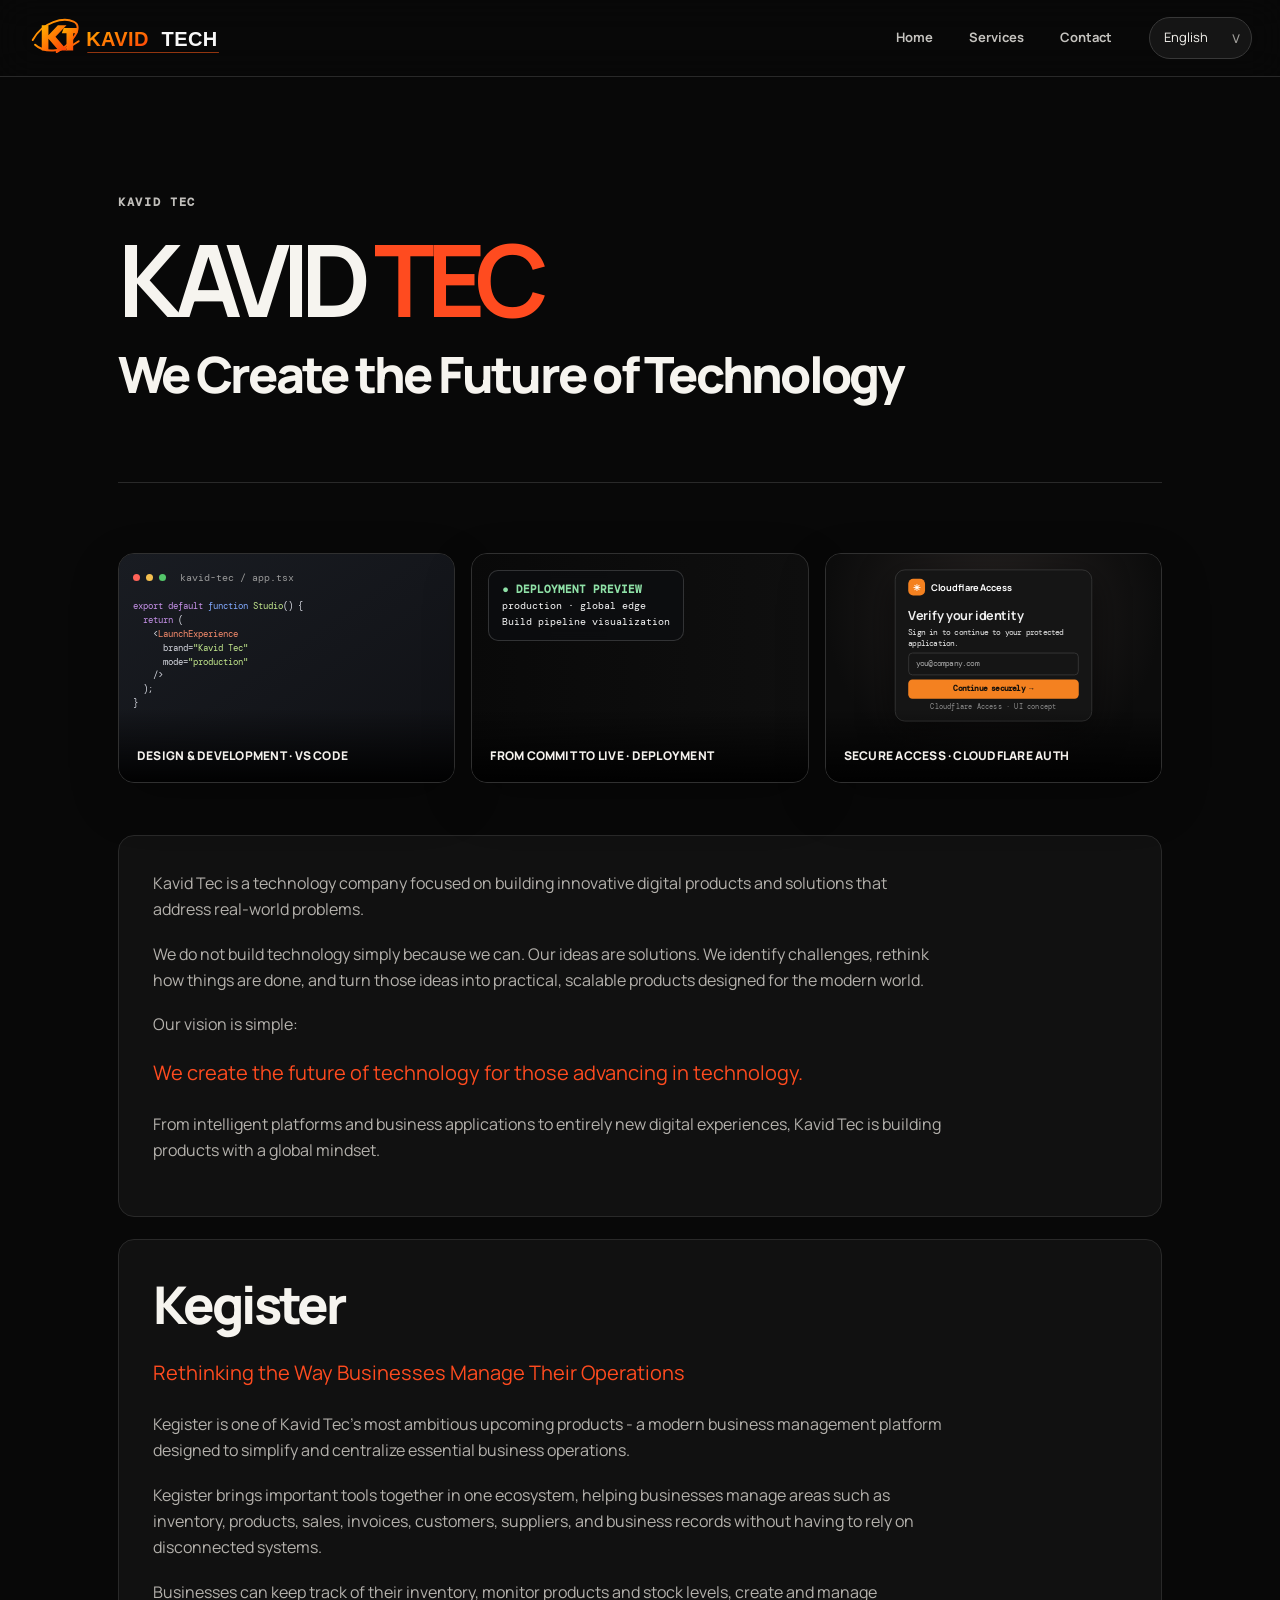
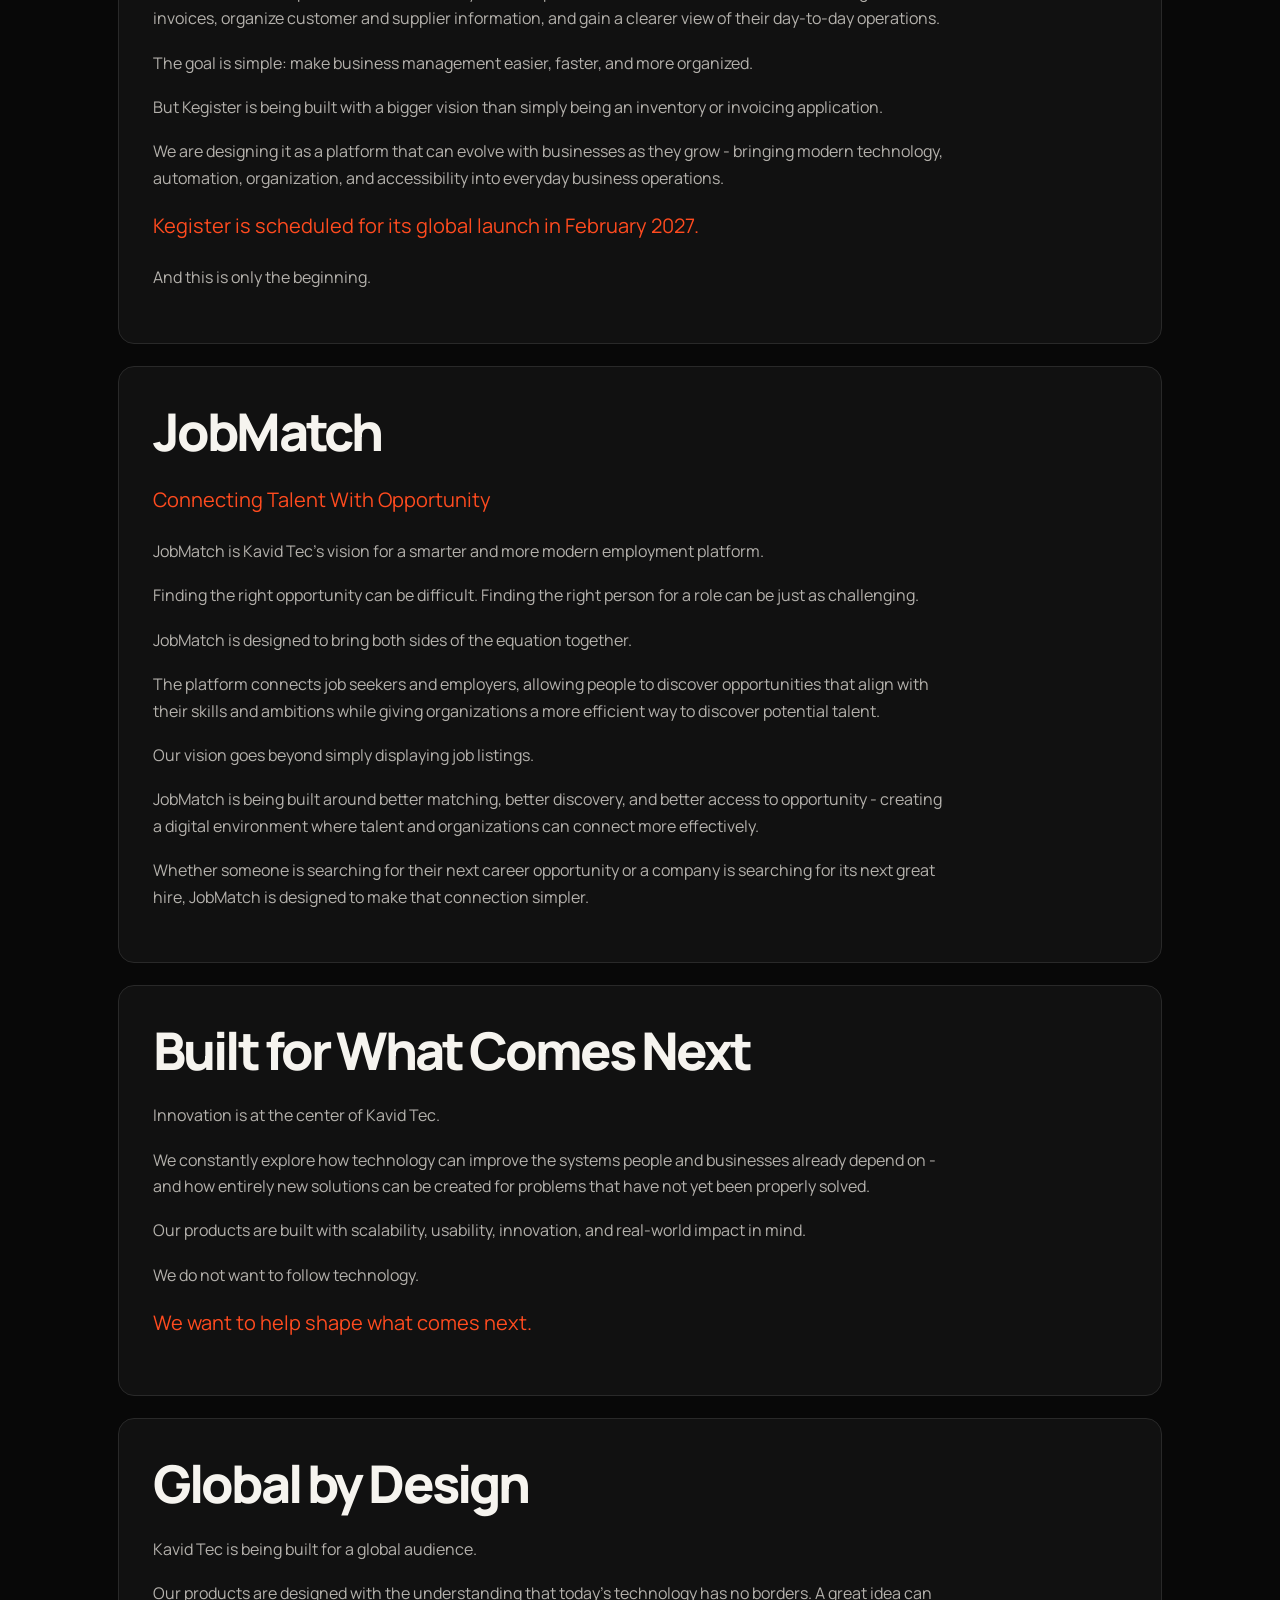
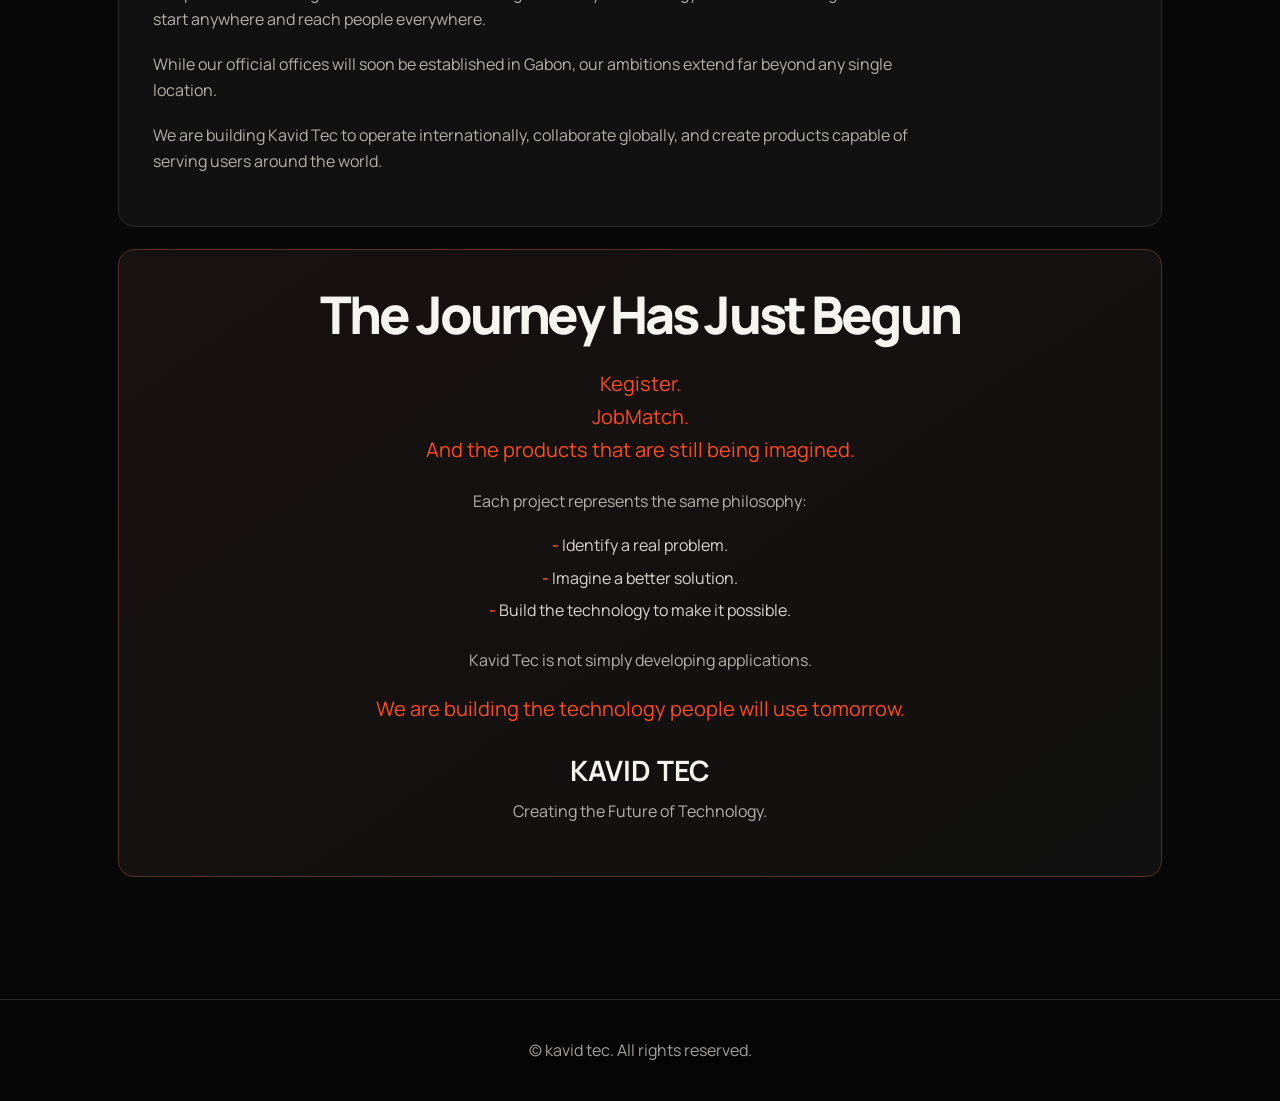
<file: about.html>
<!DOCTYPE html>
<html lang="en">
<head>
    <meta charset="UTF-8">
    <meta name="viewport" content="width=device-width, initial-scale=1.0">
    <title>Kavid Tec | The Future of Technology</title>
    <style>
        * { box-sizing: border-box; margin: 0; padding: 0; }
        body { background: #0a1628; color: #e0e0e0; font-family: Arial, sans-serif; line-height: 1.7; }
        header { background: #0f2847; border-bottom: 1px solid #1e4d7b; }
        .navbar { align-items: center; display: flex; gap: 25px; justify-content: space-between; margin: auto; max-width: 1100px; padding: 20px; }
        .logo { color: #fff; font-size: 24px; text-decoration: none; }
        .nav-links { display: flex; gap: 25px; margin-left: auto; }
        .nav-links a { color: #a0d4ff; text-decoration: none; }
        .nav-links a:hover { color: #fff; }
        .language-picker { position: relative; }
        .language-select { appearance: none; background: #173a61; border: 1px solid #4d82b2; border-radius: 6px; color: #e4f2ff; cursor: pointer; font: inherit; padding: 9px 34px 9px 12px; }
        .language-picker::after { color: #a0d4ff; content: "v"; pointer-events: none; position: absolute; right: 12px; top: 8px; }
        .language-select:focus { outline: 2px solid #66aaff; outline-offset: 2px; }
        .sr-only { clip: rect(0, 0, 0, 0); height: 1px; margin: -1px; overflow: hidden; position: absolute; width: 1px; }
        main { margin: auto; max-width: 960px; padding: 85px 20px 100px; }
        .hero { border-bottom: 1px solid #2e5a8c; margin-bottom: 70px; padding-bottom: 55px; }
        .eyebrow { color: #66aaff; font-size: 14px; font-weight: bold; letter-spacing: 2px; text-transform: uppercase; }
        h1 { color: #a0d4ff; font-size: clamp(48px, 9vw, 86px); line-height: 1.05; margin: 12px 0 18px; }
        h1 span, h2 span { color: #1684ff; }
        .hero h2 { color: #fff; font-size: clamp(28px, 5vw, 48px); line-height: 1.2; }
        .content-section { border-bottom: 1px solid #244b70; padding: 0 0 65px; margin-bottom: 65px; }
        h2 { color: #fff; font-size: clamp(30px, 5vw, 46px); line-height: 1.2; margin-bottom: 20px; }
        h3 { color: #a0d4ff; font-size: 28px; margin-bottom: 5px; }
        .subtitle { color: #66aaff; font-size: 20px; margin-bottom: 22px; }
        p { color: #b9c8d5; margin: 0 0 18px; max-width: 790px; }
        .vision-list { color: #e4f2ff; list-style: none; margin: 15px 0 24px; }
        .vision-list li { margin: 6px 0; }
        .vision-list li::before { color: #1684ff; content: "- "; font-weight: bold; }
        .closing { border: 0; margin-bottom: 0; text-align: center; }
        .closing p { margin-left: auto; margin-right: auto; }
        footer { background: #111; color: white; padding: 30px; text-align: center; }
        footer p { color: white; margin: 5px auto; }
        @media (max-width: 700px) {
            .navbar { flex-wrap: wrap; justify-content: center; }
            .logo { text-align: center; width: 100%; }
            .nav-links { margin-left: 0; }
            main { padding-top: 55px; }
        }
    </style>
    <link rel="stylesheet" href="styles.css">
</head>
<body>
    <header>
        <nav class="navbar">
            <a class="logo" href="index.html" aria-label="Kavid Tech home"><img class="brand-logo" src="kavid-tech-logo.svg" alt="Kavid Tech"></a>
            <div class="nav-links">
                <a href="index.html#home" data-i18n="home">Home</a>
                <a href="index.html#services" data-i18n="services">Services</a>
                <a href="index.html#contact" data-i18n="contact">Contact</a>
            </div>
            <label class="language-picker">
                <span class="sr-only" data-i18n="languageLabel">Choose language</span>
                <select class="language-select" id="languageSelect" aria-label="Choose language">
                    <option value="en">English</option><option value="fr">Français</option><option value="zh">中文</option><option value="th">ไทย</option>
                </select>
            </label>
        </nav>
    </header>
    <main>
        <section class="hero">
            <p class="eyebrow" data-i18n="brand">Kavid Tec</p>
            <h1>KAVID <span>TEC</span></h1>
            <h2 data-i18n="headline">We Create the Future of Technology</h2>
        </section>
        <div class="workflow-gallery" aria-label="Development workflow previews">
            <figure class="workflow-card" aria-label="Visual Studio Code editor preview">
                <div class="editor-window">
                    <div class="window-bar"><i class="window-dot"></i><i class="window-dot"></i><i class="window-dot"></i> kavid-tec / app.tsx</div>
                    <pre class="editor-code"><span class="code-purple">export default</span> <span class="code-blue">function</span> <span class="code-green">Studio</span>() {
  <span class="code-purple">return</span> (
    &lt;<span class="code-orange">LaunchExperience</span>
      brand=<span class="code-green">"Kavid Tec"</span>
      mode=<span class="code-green">"production"</span>
    /&gt;
  );
}</pre>
                </div>
                <figcaption>DESIGN &amp; DEVELOPMENT · VS CODE</figcaption>
            </figure>
            <figure class="workflow-card" aria-label="Website deployment preview">
                <div class="deploy-art"></div>
                <div class="deploy-status"><strong>● DEPLOYMENT PREVIEW</strong>production · global edge<br>Build pipeline visualization</div>
                <figcaption>FROM COMMIT TO LIVE · DEPLOYMENT</figcaption>
            </figure>
            <figure class="workflow-card" aria-label="Cloudflare authentication preview">
                <div class="auth-art">
                    <div class="auth-panel">
                        <div class="auth-brand"><span class="auth-brand-mark">✳</span> Cloudflare Access</div>
                        <div class="auth-title">Verify your identity</div>
                        <div>Sign in to continue to your protected application.</div>
                        <div class="auth-field">you@company.com</div>
                        <div class="auth-continue">Continue securely →</div>
                        <div class="auth-secure">Cloudflare Access · UI concept</div>
                    </div>
                </div>
                <figcaption>SECURE ACCESS · CLOUDFLARE AUTH</figcaption>
            </figure>
        </div>
        <section class="content-section">
            <p data-i18n="intro1">Kavid Tec is a technology company focused on building innovative digital products and solutions that address real-world problems.</p>
            <p data-i18n="intro2">We do not build technology simply because we can. Our ideas are solutions. We identify challenges, rethink how things are done, and turn those ideas into practical, scalable products designed for the modern world.</p>
            <p data-i18n="visionLead">Our vision is simple:</p>
            <p class="subtitle" data-i18n="vision">We create the future of technology for those advancing in technology.</p>
            <p data-i18n="intro3">From intelligent platforms and business applications to entirely new digital experiences, Kavid Tec is building products with a global mindset.</p>
        </section>
        <section class="content-section">
            <h2 data-i18n="kegister">Kegister</h2>
            <p class="subtitle" data-i18n="kegisterSubtitle">Rethinking the Way Businesses Manage Their Operations</p>
            <p data-i18n="kegister1">Kegister is one of Kavid Tec's most ambitious upcoming products - a modern business management platform designed to simplify and centralize essential business operations.</p>
            <p data-i18n="kegister2">Kegister brings important tools together in one ecosystem, helping businesses manage areas such as inventory, products, sales, invoices, customers, suppliers, and business records without having to rely on disconnected systems.</p>
            <p data-i18n="kegister3">Businesses can keep track of their inventory, monitor products and stock levels, create and manage invoices, organize customer and supplier information, and gain a clearer view of their day-to-day operations.</p>
            <p data-i18n="kegister4">The goal is simple: make business management easier, faster, and more organized.</p>
            <p data-i18n="kegister5">But Kegister is being built with a bigger vision than simply being an inventory or invoicing application.</p>
            <p data-i18n="kegister6">We are designing it as a platform that can evolve with businesses as they grow - bringing modern technology, automation, organization, and accessibility into everyday business operations.</p>
            <p class="subtitle" data-i18n="launch">Kegister is scheduled for its global launch in February 2027.</p>
            <p data-i18n="beginning">And this is only the beginning.</p>
        </section>
        <section class="content-section">
            <h2 data-i18n="jobmatch">JobMatch</h2>
            <p class="subtitle" data-i18n="jobmatchSubtitle">Connecting Talent With Opportunity</p>
            <p data-i18n="jobmatch1">JobMatch is Kavid Tec's vision for a smarter and more modern employment platform.</p>
            <p data-i18n="jobmatch2">Finding the right opportunity can be difficult. Finding the right person for a role can be just as challenging.</p>
            <p data-i18n="jobmatch3">JobMatch is designed to bring both sides of the equation together.</p>
            <p data-i18n="jobmatch4">The platform connects job seekers and employers, allowing people to discover opportunities that align with their skills and ambitions while giving organizations a more efficient way to discover potential talent.</p>
            <p data-i18n="jobmatch5">Our vision goes beyond simply displaying job listings.</p>
            <p data-i18n="jobmatch6">JobMatch is being built around better matching, better discovery, and better access to opportunity - creating a digital environment where talent and organizations can connect more effectively.</p>
            <p data-i18n="jobmatch7">Whether someone is searching for their next career opportunity or a company is searching for its next great hire, JobMatch is designed to make that connection simpler.</p>
        </section>
        <section class="content-section">
            <h2 data-i18n="innovation">Built for What Comes Next</h2>
            <p data-i18n="innovation1">Innovation is at the center of Kavid Tec.</p>
            <p data-i18n="innovation2">We constantly explore how technology can improve the systems people and businesses already depend on - and how entirely new solutions can be created for problems that have not yet been properly solved.</p>
            <p data-i18n="innovation3">Our products are built with scalability, usability, innovation, and real-world impact in mind.</p>
            <p data-i18n="innovation4">We do not want to follow technology.</p>
            <p class="subtitle" data-i18n="innovation5">We want to help shape what comes next.</p>
        </section>
        <section class="content-section">
            <h2 data-i18n="global">Global by Design</h2>
            <p data-i18n="global1">Kavid Tec is being built for a global audience.</p>
            <p data-i18n="global2">Our products are designed with the understanding that today's technology has no borders. A great idea can start anywhere and reach people everywhere.</p>
            <p data-i18n="global3">While our official offices will soon be established in Gabon, our ambitions extend far beyond any single location.</p>
            <p data-i18n="global4">We are building Kavid Tec to operate internationally, collaborate globally, and create products capable of serving users around the world.</p>
        </section>
        <section class="content-section closing">
            <h2 data-i18n="journey">The Journey Has Just Begun</h2>
            <p class="subtitle">Kegister.<br>JobMatch.<br><span data-i18n="projects">And the products that are still being imagined.</span></p>
            <p data-i18n="philosophy">Each project represents the same philosophy:</p>
            <ul class="vision-list"><li data-i18n="step1">Identify a real problem.</li><li data-i18n="step2">Imagine a better solution.</li><li data-i18n="step3">Build the technology to make it possible.</li></ul>
            <p data-i18n="closing1">Kavid Tec is not simply developing applications.</p>
            <p class="subtitle" data-i18n="closing2">We are building the technology people will use tomorrow.</p>
            <h3>KAVID TEC</h3>
            <p data-i18n="tagline">Creating the Future of Technology.</p>
        </section>
    </main>
    <footer><p data-i18n="rights">&copy; kavid tec. All rights reserved.</p></footer>
    <script>
        const translations = {
            en: { rights: "© kavid tec. All rights reserved.", home: "Home", services: "Services", contact: "Contact", languageLabel: "Choose language", brand: "Kavid Tec", headline: "We Create the Future of Technology", intro1: "Kavid Tec is a technology company focused on building innovative digital products and solutions that address real-world problems.", intro2: "We do not build technology simply because we can. Our ideas are solutions. We identify challenges, rethink how things are done, and turn those ideas into practical, scalable products designed for the modern world.", visionLead: "Our vision is simple:", vision: "We create the future of technology for those advancing in technology.", intro3: "From intelligent platforms and business applications to entirely new digital experiences, Kavid Tec is building products with a global mindset.", kegister: "Kegister", kegisterSubtitle: "Rethinking the Way Businesses Manage Their Operations", kegister1: "Kegister is one of Kavid Tec's most ambitious upcoming products - a modern business management platform designed to simplify and centralize essential business operations.", kegister2: "Kegister brings important tools together in one ecosystem, helping businesses manage areas such as inventory, products, sales, invoices, customers, suppliers, and business records without having to rely on disconnected systems.", kegister3: "Businesses can keep track of their inventory, monitor products and stock levels, create and manage invoices, organize customer and supplier information, and gain a clearer view of their day-to-day operations.", kegister4: "The goal is simple: make business management easier, faster, and more organized.", kegister5: "But Kegister is being built with a bigger vision than simply being an inventory or invoicing application.", kegister6: "We are designing it as a platform that can evolve with businesses as they grow - bringing modern technology, automation, organization, and accessibility into everyday business operations.", launch: "Kegister is scheduled for its global launch in February 2027.", beginning: "And this is only the beginning.", jobmatch: "JobMatch", jobmatchSubtitle: "Connecting Talent With Opportunity", jobmatch1: "JobMatch is Kavid Tec's vision for a smarter and more modern employment platform.", jobmatch2: "Finding the right opportunity can be difficult. Finding the right person for a role can be just as challenging.", jobmatch3: "JobMatch is designed to bring both sides of the equation together.", jobmatch4: "The platform connects job seekers and employers, allowing people to discover opportunities that align with their skills and ambitions while giving organizations a more efficient way to discover potential talent.", jobmatch5: "Our vision goes beyond simply displaying job listings.", jobmatch6: "JobMatch is being built around better matching, better discovery, and better access to opportunity - creating a digital environment where talent and organizations can connect more effectively.", jobmatch7: "Whether someone is searching for their next career opportunity or a company is searching for its next great hire, JobMatch is designed to make that connection simpler.", innovation: "Built for What Comes Next", innovation1: "Innovation is at the center of Kavid Tec.", innovation2: "We constantly explore how technology can improve the systems people and businesses already depend on - and how entirely new solutions can be created for problems that have not yet been properly solved.", innovation3: "Our products are built with scalability, usability, innovation, and real-world impact in mind.", innovation4: "We do not want to follow technology.", innovation5: "We want to help shape what comes next.", global: "Global by Design", global1: "Kavid Tec is being built for a global audience.", global2: "Our products are designed with the understanding that today's technology has no borders. A great idea can start anywhere and reach people everywhere.", global3: "While our official offices will soon be established in Gabon, our ambitions extend far beyond any single location.", global4: "We are building Kavid Tec to operate internationally, collaborate globally, and create products capable of serving users around the world.", journey: "The Journey Has Just Begun", projects: "And the products that are still being imagined.", philosophy: "Each project represents the same philosophy:", step1: "Identify a real problem.", step2: "Imagine a better solution.", step3: "Build the technology to make it possible.", closing1: "Kavid Tec is not simply developing applications.", closing2: "We are building the technology people will use tomorrow.", tagline: "Creating the Future of Technology." },
            fr: { home: "Accueil", services: "Services", contact: "Contact", languageLabel: "Choisir la langue", brand: "Kavid Tec", headline: "Nous créons l'avenir de la technologie", intro1: "Kavid Tec est une entreprise technologique qui crée des produits et solutions numériques innovants pour répondre aux problèmes du monde réel.", intro2: "Nous ne créons pas de technologie simplement parce que nous le pouvons. Nos idées sont des solutions. Nous identifions les défis, repensons les méthodes et transformons ces idées en produits pratiques et évolutifs pour le monde moderne.", visionLead: "Notre vision est simple :", vision: "Nous créons l'avenir de la technologie pour ceux qui font progresser la technologie.", intro3: "Des plateformes intelligentes aux applications professionnelles et aux expériences numériques inédites, Kavid Tec conçoit ses produits avec une vision mondiale.", kegister: "Kegister", kegisterSubtitle: "Repenser la gestion des opérations des entreprises", kegister1: "Kegister est l'un des produits à venir les plus ambitieux de Kavid Tec : une plateforme moderne de gestion conçue pour simplifier et centraliser les opérations essentielles.", kegister2: "Kegister réunit les outils importants dans un écosystème unique : stocks, produits, ventes, factures, clients, fournisseurs et dossiers d'entreprise, sans systèmes dispersés.", kegister3: "Les entreprises peuvent suivre leurs stocks, surveiller les produits, créer et gérer des factures, organiser les informations clients et fournisseurs et obtenir une vision plus claire de leurs opérations quotidiennes.", kegister4: "L'objectif est simple : rendre la gestion plus facile, rapide et organisée.", kegister5: "Mais Kegister est conçu avec une ambition plus grande que celle d'une simple application de stock ou de facturation.", kegister6: "Nous le concevons comme une plateforme capable d'évoluer avec les entreprises, en apportant technologie moderne, automatisation, organisation et accessibilité aux opérations quotidiennes.", launch: "Le lancement mondial de Kegister est prévu pour février 2027.", beginning: "Et ce n'est que le début.", jobmatch: "JobMatch", jobmatchSubtitle: "Relier les talents aux opportunités", jobmatch1: "JobMatch est la vision de Kavid Tec pour une plateforme d'emploi plus intelligente et moderne.", jobmatch2: "Trouver la bonne opportunité peut être difficile. Trouver la bonne personne pour un poste peut l'être tout autant.", jobmatch3: "JobMatch est conçu pour réunir ces deux parties.", jobmatch4: "La plateforme met en relation candidats et employeurs, afin que chacun découvre des opportunités correspondant à ses compétences et ambitions, tandis que les organisations trouvent plus facilement les talents.", jobmatch5: "Notre vision va au-delà de la simple publication d'offres.", jobmatch6: "JobMatch repose sur une meilleure mise en relation, une meilleure découverte et un meilleur accès aux opportunités.", jobmatch7: "Qu'il s'agisse de trouver une carrière ou un excellent recrutement, JobMatch rend cette connexion plus simple.", innovation: "Conçu pour la suite", innovation1: "L'innovation est au coeur de Kavid Tec.", innovation2: "Nous cherchons constamment comment améliorer les systèmes dont dépendent les personnes et les entreprises, et comment créer des solutions inédites pour les problèmes encore mal résolus.", innovation3: "Nos produits sont pensés pour être évolutifs, accessibles, innovants et utiles dans le monde réel.", innovation4: "Nous ne voulons pas suivre la technologie.", innovation5: "Nous voulons contribuer à façonner la suite.", global: "Une conception mondiale", global1: "Kavid Tec est conçu pour un public mondial.", global2: "Nos produits partent du principe que la technologie n'a pas de frontières. Une grande idée peut commencer n'importe où et atteindre tout le monde.", global3: "Nos bureaux officiels seront bientôt établis au Gabon, mais nos ambitions dépassent largement un seul lieu.", global4: "Nous construisons Kavid Tec pour agir à l'international, collaborer dans le monde entier et servir les utilisateurs partout.", journey: "Le voyage ne fait que commencer", projects: "Et les produits qui restent encore à imaginer.", philosophy: "Chaque projet suit la même philosophie :", step1: "Identifier un vrai problème.", step2: "Imaginer une meilleure solution.", step3: "Construire la technologie pour la rendre possible.", closing1: "Kavid Tec ne développe pas simplement des applications.", closing2: "Nous construisons la technologie que les gens utiliseront demain.", tagline: "Créer l'avenir de la technologie." },
            zh: { home: "首页", services: "服务", contact: "联系", languageLabel: "选择语言", brand: "Kavid Tec", headline: "我们创造科技的未来", intro1: "Kavid Tec 是一家专注于打造创新数字产品和解决方案的科技公司，致力于解决现实世界中的问题。", intro2: "我们并不是因为能够创造技术就去创造技术。我们的想法就是解决方案。我们发现挑战，重新思考做事方式，并将想法转化为面向现代世界的实用、可扩展产品。", visionLead: "我们的愿景很简单：", vision: "为推动科技发展的人创造科技的未来。", intro3: "从智能平台、商业应用到全新的数字体验，Kavid Tec 以全球视野打造产品。", kegister: "Kegister", kegisterSubtitle: "重新思考企业运营管理方式", kegister1: "Kegister 是 Kavid Tec 即将推出的最具雄心的产品之一，是一个旨在简化和集中管理核心业务运营的现代化平台。", kegister2: "Kegister 将库存、产品、销售、发票、客户、供应商和业务记录等重要工具整合到一个生态系统中，无需依赖彼此割裂的系统。", kegister3: "企业可以跟踪库存、监控产品和库存水平、创建和管理发票、整理客户与供应商信息，并更清晰地了解日常运营。", kegister4: "目标很简单：让企业管理更轻松、更快速、更有条理。", kegister5: "但 Kegister 的愿景不止于库存或发票应用。", kegister6: "我们将其设计为能够伴随企业成长的平台，把现代技术、自动化、组织能力和可访问性带入日常业务运营。", launch: "Kegister 计划于 2027 年 2 月全球发布。", beginning: "而这只是开始。", jobmatch: "JobMatch", jobmatchSubtitle: "连接人才与机会", jobmatch1: "JobMatch 是 Kavid Tec 对更智能、更现代就业平台的构想。", jobmatch2: "找到合适的机会可能很难，为职位找到合适的人同样具有挑战。", jobmatch3: "JobMatch 旨在将双方连接起来。", jobmatch4: "平台连接求职者和雇主，让人们发现符合技能与抱负的机会，也帮助组织更高效地寻找人才。", jobmatch5: "我们的愿景不只是展示职位信息。", jobmatch6: "JobMatch 致力于更好的匹配、更好的发现和更好的机会获取，让人才与组织更有效地连接。", jobmatch7: "无论是在寻找下一份工作，还是在寻找优秀员工，JobMatch 都旨在让这种连接更简单。", innovation: "为未来而建", innovation1: "创新是 Kavid Tec 的核心。", innovation2: "我们不断探索如何改进人们和企业依赖的系统，以及如何为尚未被妥善解决的问题创造全新方案。", innovation3: "我们的产品以可扩展性、易用性、创新和现实影响为出发点。", innovation4: "我们不想追随技术。", innovation5: "我们希望帮助塑造未来。", global: "为全球而设计", global1: "Kavid Tec 面向全球用户打造。", global2: "我们的产品理解今天的技术没有边界。伟大的想法可以从任何地方开始，触达世界各地。", global3: "我们的官方办公室即将在加蓬设立，但我们的目标远远超越任何单一地点。", global4: "我们正在建设一个面向国际运营、全球协作并服务世界用户的 Kavid Tec。", journey: "旅程才刚刚开始", projects: "以及仍在构想中的产品。", philosophy: "每个项目都代表着相同的理念：", step1: "发现一个真实的问题。", step2: "构想更好的解决方案。", step3: "构建让它成为现实的技术。", closing1: "Kavid Tec 不只是开发应用。", closing2: "我们正在打造人们明天将使用的技术。", tagline: "创造科技的未来。" },
            th: { home: "หน้าแรก", services: "บริการ", contact: "ติดต่อ", languageLabel: "เลือกภาษา", brand: "Kavid Tec", headline: "เราสร้างอนาคตของเทคโนโลยี", intro1: "Kavid Tec คือบริษัทเทคโนโลยีที่มุ่งสร้างผลิตภัณฑ์และโซลูชันดิจิทัลที่สร้างสรรค์ เพื่อแก้ปัญหาในโลกจริง", intro2: "เราไม่ได้สร้างเทคโนโลยีเพียงเพราะเราทำได้ ไอเดียของเราคือโซลูชัน เราค้นหาความท้าทาย คิดทบทวนวิธีการทำงาน และเปลี่ยนไอเดียให้เป็นผลิตภัณฑ์ที่ใช้งานได้จริงและขยายได้สำหรับโลกยุคใหม่", visionLead: "วิสัยทัศน์ของเรานั้นเรียบง่าย:", vision: "เราสร้างอนาคตของเทคโนโลยีสำหรับผู้ที่กำลังพัฒนาเทคโนโลยี", intro3: "ตั้งแต่แพลตฟอร์มอัจฉริยะ แอปพลิเคชันธุรกิจ ไปจนถึงประสบการณ์ดิจิทัลรูปแบบใหม่ Kavid Tec สร้างผลิตภัณฑ์ด้วยมุมมองระดับโลก", kegister: "Kegister", kegisterSubtitle: "คิดใหม่เรื่องการจัดการธุรกิจ", kegister1: "Kegister คือหนึ่งในผลิตภัณฑ์ที่กำลังจะมาถึงและมีความทะเยอทะยานที่สุดของ Kavid Tec เป็นแพลตฟอร์มจัดการธุรกิจสมัยใหม่ที่ช่วยรวมและทำให้การดำเนินงานสำคัญง่ายขึ้น", kegister2: "Kegister รวมเครื่องมือสำคัญไว้ในระบบเดียว ช่วยจัดการคลังสินค้า สินค้า การขาย ใบแจ้งหนี้ ลูกค้า ซัพพลายเออร์ และข้อมูลธุรกิจ โดยไม่ต้องพึ่งพาระบบที่แยกจากกัน", kegister3: "ธุรกิจสามารถติดตามคลังสินค้า ตรวจสอบสินค้าและระดับสต็อก สร้างและจัดการใบแจ้งหนี้ จัดระเบียบข้อมูลลูกค้าและซัพพลายเออร์ และเห็นภาพการทำงานประจำวันได้ชัดเจนขึ้น", kegister4: "เป้าหมายนั้นเรียบง่าย: ทำให้การจัดการธุรกิจง่ายขึ้น เร็วขึ้น และเป็นระเบียบมากขึ้น", kegister5: "แต่ Kegister ถูกสร้างขึ้นด้วยวิสัยทัศน์ที่ยิ่งใหญ่กว่าการเป็นเพียงแอปคลังสินค้าหรือใบแจ้งหนี้", kegister6: "เรากำลังออกแบบให้เป็นแพลตฟอร์มที่เติบโตไปพร้อมธุรกิจ นำเทคโนโลยีสมัยใหม่ ระบบอัตโนมัติ การจัดระเบียบ และการเข้าถึงมาสู่การดำเนินงานประจำวัน", launch: "Kegister มีกำหนดเปิดตัวทั่วโลกในเดือนกุมภาพันธ์ 2027", beginning: "และนี่เป็นเพียงจุดเริ่มต้น", jobmatch: "JobMatch", jobmatchSubtitle: "เชื่อมโยงคนเก่งกับโอกาส", jobmatch1: "JobMatch คือวิสัยทัศน์ของ Kavid Tec สำหรับแพลตฟอร์มหางานที่ชาญฉลาดและทันสมัยยิ่งขึ้น", jobmatch2: "การหาโอกาสที่ใช่อาจเป็นเรื่องยาก และการหาคนที่เหมาะสมกับตำแหน่งก็ท้าทายไม่แพ้กัน", jobmatch3: "JobMatch ออกแบบมาเพื่อเชื่อมโยงทั้งสองฝ่ายเข้าด้วยกัน", jobmatch4: "แพลตฟอร์มเชื่อมต่อผู้หางานกับนายจ้าง ให้ผู้คนค้นพบโอกาสที่ตรงกับทักษะและความทะเยอทะยาน พร้อมช่วยองค์กรค้นหาคนที่มีศักยภาพได้อย่างมีประสิทธิภาพ", jobmatch5: "วิสัยทัศน์ของเราไปไกลกว่าการแสดงรายการงาน", jobmatch6: "JobMatch สร้างขึ้นเพื่อการจับคู่ที่ดีขึ้น การค้นพบที่ดีขึ้น และการเข้าถึงโอกาสที่ดีขึ้น ทำให้คนเก่งและองค์กรเชื่อมต่อกันได้อย่างมีประสิทธิภาพ", jobmatch7: "ไม่ว่าจะกำลังหาโอกาสในอาชีพหรือหาคนเก่งคนใหม่ JobMatch ออกแบบมาเพื่อทำให้การเชื่อมต่อนั้นง่ายขึ้น", innovation: "สร้างเพื่ออนาคต", innovation1: "นวัตกรรมคือหัวใจของ Kavid Tec", innovation2: "เราสำรวจอยู่เสมอว่าเทคโนโลยีจะช่วยปรับปรุงระบบที่ผู้คนและธุรกิจพึ่งพาได้อย่างไร และจะสร้างโซลูชันใหม่สำหรับปัญหาที่ยังไม่ได้รับการแก้ไขอย่างเหมาะสมได้อย่างไร", innovation3: "ผลิตภัณฑ์ของเราคำนึงถึงการขยายตัว การใช้งานง่าย นวัตกรรม และผลกระทบในโลกจริง", innovation4: "เราไม่ต้องการเดินตามเทคโนโลยี", innovation5: "เราต้องการช่วยกำหนดสิ่งที่จะเกิดขึ้นต่อไป", global: "ออกแบบเพื่อคนทั่วโลก", global1: "Kavid Tec กำลังสร้างขึ้นสำหรับผู้ใช้ทั่วโลก", global2: "ผลิตภัณฑ์ของเราเข้าใจว่าเทคโนโลยีในวันนี้ไม่มีพรมแดน ไอเดียที่ยอดเยี่ยมเริ่มต้นได้ทุกที่และเข้าถึงผู้คนได้ทุกแห่ง", global3: "แม้สำนักงานอย่างเป็นทางการของเราจะจัดตั้งขึ้นในกาบองในเร็ว ๆ นี้ แต่ความทะเยอทะยานของเราก้าวไกลกว่าสถานที่ใดสถานที่หนึ่ง", global4: "เรากำลังสร้าง Kavid Tec ให้ดำเนินงานในระดับนานาชาติ ร่วมมือทั่วโลก และสร้างผลิตภัณฑ์ที่ให้บริการผู้ใช้ทั่วโลก", journey: "การเดินทางเพิ่งเริ่มต้น", projects: "และผลิตภัณฑ์ที่ยังอยู่ในจินตนาการ", philosophy: "ทุกโครงการสะท้อนปรัชญาเดียวกัน:", step1: "ค้นหาปัญหาที่แท้จริง", step2: "จินตนาการถึงโซลูชันที่ดีกว่า", step3: "สร้างเทคโนโลยีเพื่อทำให้เป็นจริง", closing1: "Kavid Tec ไม่ได้เพียงพัฒนาแอปพลิเคชัน", closing2: "เรากำลังสร้างเทคโนโลยีที่ผู้คนจะใช้ในวันพรุ่งนี้", tagline: "สร้างอนาคตของเทคโนโลยี" }
        };
        translations.fr.rights = "© kavid tec. Tous droits réservés.";
        translations.zh.rights = "© kavid tec。保留所有权利。";
        translations.th.rights = "© kavid tec สงวนลิขสิทธิ์ทั้งหมด";
        const languageSelect = document.getElementById("languageSelect");
        const setLanguage = (language) => {
            document.documentElement.lang = language;
            document.querySelectorAll("[data-i18n]").forEach((element) => element.textContent = translations[language][element.dataset.i18n] || translations.en[element.dataset.i18n]);
            languageSelect.value = language;
            localStorage.setItem("kavidTecLanguage", language);
        };
        languageSelect.addEventListener("change", (event) => setLanguage(event.target.value));
        setLanguage(localStorage.getItem("kavidTecLanguage") || "en");
    </script>
</body>
</html>
</file>
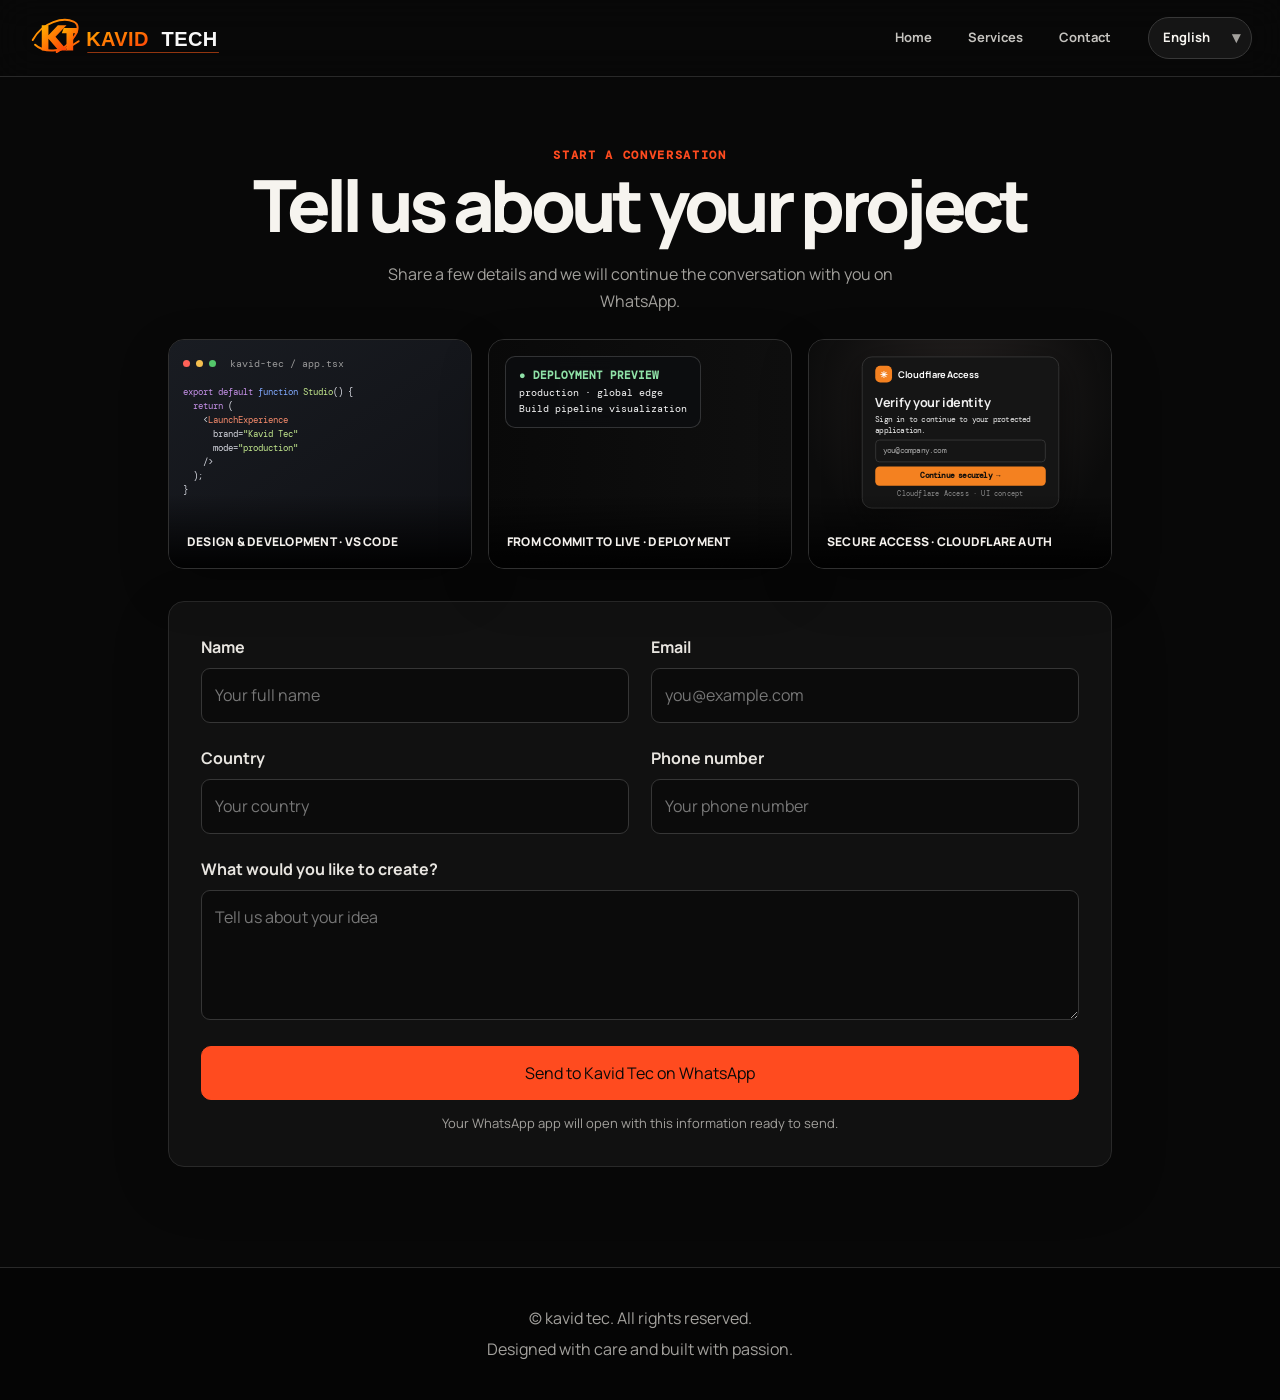
<file: project-request.html>
<!DOCTYPE html>
<html lang="en">
<head>
    <meta charset="UTF-8">
    <meta name="viewport" content="width=device-width, initial-scale=1.0">
    <title>Start Your Project | Kavid Tec</title>
    <style>
        * { margin: 0; padding: 0; box-sizing: border-box; }
        html { scroll-behavior: smooth; }
        body { background: #0a1628; color: #e0e0e0; font-family: Arial, sans-serif; min-height: 100vh; }
        header { background: #0f2847; border-bottom: 1px solid #1e4d7b; }
        .navbar { max-width: 1100px; margin: auto; padding: 20px; display: flex; justify-content: space-between; align-items: center; gap: 24px; }
        .logo { color: #fff; font-size: 24px; text-decoration: none; }
        .nav-links { display: flex; gap: 25px; margin-left: auto; }
        .nav-links a { color: #a0d4ff; font-weight: 500; text-decoration: none; }
        .nav-links a:hover { color: #fff; }
        .language-picker { position: relative; }
        .language-select { appearance: none; background: #173a61; border: 1px solid #4d82b2; border-radius: 6px; color: #e4f2ff; cursor: pointer; font: inherit; padding: 9px 34px 9px 12px; }
        .language-picker::after { color: #a0d4ff; content: "▾"; pointer-events: none; position: absolute; right: 12px; top: 8px; }
        .language-select:focus, input:focus, textarea:focus { outline: 2px solid #66aaff; outline-offset: 2px; }
        .sr-only { clip: rect(0, 0, 0, 0); height: 1px; margin: -1px; overflow: hidden; position: absolute; width: 1px; }
        main { max-width: 760px; margin: auto; padding: 70px 20px 90px; }
        .intro { margin-bottom: 30px; text-align: center; }
        .eyebrow { color: #66aaff; font-size: 14px; font-weight: bold; letter-spacing: 1px; margin-bottom: 14px; text-transform: uppercase; }
        h1 { color: #a0d4ff; font-size: clamp(40px, 7vw, 64px); line-height: 1.1; margin-bottom: 16px; }
        .intro p { color: #b0b0b0; line-height: 1.7; margin: auto; max-width: 580px; }
        form { background: #1a3a52; border: 1px solid #2e5a8c; border-radius: 12px; padding: 32px; }
        .form-grid { display: grid; gap: 22px; grid-template-columns: repeat(2, 1fr); }
        .field { display: flex; flex-direction: column; gap: 8px; }
        .field.full { grid-column: 1 / -1; }
        label { color: #e4f2ff; font-weight: bold; }
        input, textarea { background: #102b49; border: 1px solid #46749d; border-radius: 6px; color: #fff; font: inherit; padding: 13px; width: 100%; }
        textarea { min-height: 130px; resize: vertical; }
        .submit-button { background: #16a05d; border: 0; border-radius: 6px; color: #fff; cursor: pointer; font: inherit; font-weight: bold; margin-top: 26px; padding: 14px 22px; width: 100%; }
        .submit-button:hover { background: #20bb70; }
        .note { color: #a0b8cb; font-size: 13px; line-height: 1.5; margin-top: 14px; text-align: center; }
        footer { background: #111; color: #fff; padding: 30px; text-align: center; }
        footer p { margin: 5px; }
        @media (max-width: 700px) {
            .navbar { flex-wrap: wrap; justify-content: center; }
            .logo { width: 100%; text-align: center; }
            .nav-links { margin-left: 0; }
            .form-grid { grid-template-columns: 1fr; }
            .field.full { grid-column: auto; }
            form { padding: 24px 20px; }
        }
    </style>
    <link rel="stylesheet" href="styles.css">
</head>
<body>
    <header>
        <nav class="navbar">
            <a class="logo" href="index.html" aria-label="Kavid Tech home"><img class="brand-logo" src="kavid-tech-logo.svg" alt="Kavid Tech"></a>
            <div class="nav-links">
                <a href="index.html#home" data-i18n="navHome">Home</a>
                <a href="index.html#services" data-i18n="navServices">Services</a>
                <a href="index.html#contact" data-i18n="navContact">Contact</a>
            </div>
            <label class="language-picker">
                <span class="sr-only" data-i18n="languageLabel">Choose language</span>
                <select class="language-select" id="languageSelect" aria-label="Choose language">
                    <option value="en">English</option><option value="fr">Français</option><option value="zh">中文</option><option value="th">ไทย</option>
                </select>
            </label>
        </nav>
    </header>
    <main>
        <div class="intro">
            <p class="eyebrow" data-i18n="eyebrow">Start a conversation</p>
            <h1 data-i18n="title">Tell us about your project</h1>
            <p data-i18n="description">Share a few details and we will continue the conversation with you on WhatsApp.</p>
        </div>
        <div class="workflow-gallery" aria-label="Development workflow previews">
            <figure class="workflow-card" aria-label="Visual Studio Code editor preview">
                <div class="editor-window">
                    <div class="window-bar"><i class="window-dot"></i><i class="window-dot"></i><i class="window-dot"></i> kavid-tec / app.tsx</div>
                    <pre class="editor-code"><span class="code-purple">export default</span> <span class="code-blue">function</span> <span class="code-green">Studio</span>() {
  <span class="code-purple">return</span> (
    &lt;<span class="code-orange">LaunchExperience</span>
      brand=<span class="code-green">"Kavid Tec"</span>
      mode=<span class="code-green">"production"</span>
    /&gt;
  );
}</pre>
                </div>
                <figcaption>DESIGN &amp; DEVELOPMENT · VS CODE</figcaption>
            </figure>
            <figure class="workflow-card" aria-label="Website deployment preview">
                <div class="deploy-art"></div>
                <div class="deploy-status"><strong>● DEPLOYMENT PREVIEW</strong>production · global edge<br>Build pipeline visualization</div>
                <figcaption>FROM COMMIT TO LIVE · DEPLOYMENT</figcaption>
            </figure>
            <figure class="workflow-card" aria-label="Cloudflare authentication preview">
                <div class="auth-art">
                    <div class="auth-panel">
                        <div class="auth-brand"><span class="auth-brand-mark">✳</span> Cloudflare Access</div>
                        <div class="auth-title">Verify your identity</div>
                        <div>Sign in to continue to your protected application.</div>
                        <div class="auth-field">you@company.com</div>
                        <div class="auth-continue">Continue securely →</div>
                        <div class="auth-secure">Cloudflare Access · UI concept</div>
                    </div>
                </div>
                <figcaption>SECURE ACCESS · CLOUDFLARE AUTH</figcaption>
            </figure>
        </div>
        <form id="projectForm">
            <div class="form-grid">
                <div class="field"><label for="name" data-i18n="nameLabel">Name</label><input id="name" name="name" required autocomplete="name" data-i18n-placeholder="namePlaceholder" placeholder="Your full name"></div>
                <div class="field"><label for="email" data-i18n="emailLabel">Email</label><input id="email" name="email" type="email" required autocomplete="email" data-i18n-placeholder="emailPlaceholder" placeholder="you@example.com"></div>
                <div class="field"><label for="country" data-i18n="countryLabel">Country</label><input id="country" name="country" required autocomplete="country-name" data-i18n-placeholder="countryPlaceholder" placeholder="Your country"></div>
                <div class="field"><label for="phone" data-i18n="phoneLabel">Phone number</label><input id="phone" name="phone" type="tel" required autocomplete="tel" data-i18n-placeholder="phonePlaceholder" placeholder="Your phone number"></div>
                <div class="field full"><label for="project" data-i18n="projectLabel">What would you like to create?</label><textarea id="project" name="project" required data-i18n-placeholder="projectPlaceholder" placeholder="Tell us about your idea"></textarea></div>
            </div>
            <button class="submit-button" type="submit" data-i18n="submit">Send to Kavid Tec on WhatsApp</button>
            <p class="note" data-i18n="note">Your WhatsApp app will open with this information ready to send.</p>
        </form>
    </main>
    <footer><p>&copy; kavid tec. All rights reserved.</p><p data-i18n="footer">Designed with care and built with passion.</p></footer>
    <script>
        const translations = {
            en: { navHome: "Home", navServices: "Services", navContact: "Contact", languageLabel: "Choose language", eyebrow: "Start a conversation", title: "Tell us about your project", description: "Share a few details and we will continue the conversation with you on WhatsApp.", nameLabel: "Name", namePlaceholder: "Your full name", emailLabel: "Email", emailPlaceholder: "you@example.com", countryLabel: "Country", countryPlaceholder: "Your country", phoneLabel: "Phone number", phonePlaceholder: "Your phone number", projectLabel: "What would you like to create?", projectPlaceholder: "Tell us about your idea", submit: "Send to Kavid Tec on WhatsApp", note: "Your WhatsApp app will open with this information ready to send.", footer: "Designed with care and built with passion." },
            fr: { navHome: "Accueil", navServices: "Services", navContact: "Contact", languageLabel: "Choisir la langue", eyebrow: "Commençons la conversation", title: "Parlez-nous de votre projet", description: "Partagez quelques détails et nous poursuivrons la conversation avec vous sur WhatsApp.", nameLabel: "Nom", namePlaceholder: "Votre nom complet", emailLabel: "E-mail", emailPlaceholder: "vous@exemple.com", countryLabel: "Pays", countryPlaceholder: "Votre pays", phoneLabel: "Numéro de téléphone", phonePlaceholder: "Votre numéro de téléphone", projectLabel: "Que souhaitez-vous créer ?", projectPlaceholder: "Parlez-nous de votre idée", submit: "Envoyer à Kavid Tec sur WhatsApp", note: "WhatsApp s'ouvrira avec ces informations prêtes à être envoyées.", footer: "Conçu avec soin et réalisé avec passion." },
            zh: { navHome: "首页", navServices: "服务", navContact: "联系", languageLabel: "选择语言", eyebrow: "开始交流", title: "告诉我们您的项目", description: "分享一些详细信息，我们将在 WhatsApp 上继续与您沟通。", nameLabel: "姓名", namePlaceholder: "您的全名", emailLabel: "电子邮件", emailPlaceholder: "you@example.com", countryLabel: "国家", countryPlaceholder: "您的国家", phoneLabel: "电话号码", phonePlaceholder: "您的电话号码", projectLabel: "您想创建什么？", projectPlaceholder: "告诉我们您的想法", submit: "通过 WhatsApp 发送给 Kavid Tec", note: "WhatsApp 将打开，信息已准备好发送。", footer: "用心设计，满怀热情打造。" },
            th: { navHome: "หน้าแรก", navServices: "บริการ", navContact: "ติดต่อ", languageLabel: "เลือกภาษา", eyebrow: "เริ่มพูดคุย", title: "บอกเราเกี่ยวกับโครงการของคุณ", description: "แชร์รายละเอียดเล็กน้อย แล้วเราจะพูดคุยกับคุณต่อผ่าน WhatsApp", nameLabel: "ชื่อ", namePlaceholder: "ชื่อเต็มของคุณ", emailLabel: "อีเมล", emailPlaceholder: "you@example.com", countryLabel: "ประเทศ", countryPlaceholder: "ประเทศของคุณ", phoneLabel: "หมายเลขโทรศัพท์", phonePlaceholder: "หมายเลขโทรศัพท์ของคุณ", projectLabel: "คุณต้องการสร้างอะไร?", projectPlaceholder: "บอกเราเกี่ยวกับไอเดียของคุณ", submit: "ส่งให้ Kavid Tec ทาง WhatsApp", note: "WhatsApp จะเปิดขึ้นพร้อมข้อมูลนี้เพื่อให้คุณส่ง", footer: "ออกแบบด้วยความใส่ใจและสร้างสรรค์ด้วยความมุ่งมั่น" }
        };
        const languageSelect = document.getElementById("languageSelect");
        const setLanguage = (language) => {
            document.documentElement.lang = language;
            document.querySelectorAll("[data-i18n]").forEach((element) => element.textContent = translations[language][element.dataset.i18n]);
            document.querySelectorAll("[data-i18n-placeholder]").forEach((element) => element.placeholder = translations[language][element.dataset.i18nPlaceholder]);
            languageSelect.value = language;
            localStorage.setItem("kavidTecLanguage", language);
        };
        languageSelect.addEventListener("change", (event) => setLanguage(event.target.value));
        document.getElementById("projectForm").addEventListener("submit", (event) => {
            event.preventDefault();
            const formData = new FormData(event.currentTarget);
            const message = ["New project request for Kavid Tec", `Name: ${formData.get("name")}`, `Email: ${formData.get("email")}`, `Country: ${formData.get("country")}`, `Phone: ${formData.get("phone")}`, `Project: ${formData.get("project")}`].join("\n");
            window.location.href = `https://wa.me/24177166081?text=${encodeURIComponent(message)}`;
        });
        setLanguage(localStorage.getItem("kavidTecLanguage") || "en");
    </script>
</body>
</html>
</file>
<file: styles.css>
@import url('https://fonts.googleapis.com/css2?family=DM+Mono:wght@400;500&family=Manrope:wght@400;500;600;700;800&display=swap');

:root {
    color-scheme: dark;
    --ink: #080808;
    --panel: #111111;
    --panel-raised: #171717;
    --line: #292929;
    --paper: #f6f4ef;
    --muted: #a3a19d;
    --accent: #ff4b1f;
    --accent-bright: #ff633b;
}

html { scroll-behavior: smooth; background: var(--ink); }
body {
    background: var(--ink) !important;
    color: var(--paper) !important;
    font-family: 'Manrope', Arial, sans-serif !important;
    line-height: 1.65;
}
::selection { background: var(--accent); color: #080808; }
a { transition: color .2s ease, background-color .2s ease, border-color .2s ease, transform .2s ease; }
header {
    position: sticky;
    top: 0;
    z-index: 20;
    background: rgba(8, 8, 8, .88) !important;
    border-bottom: 1px solid var(--line) !important;
    backdrop-filter: blur(18px);
}
.navbar { max-width: 1280px !important; min-height: 76px; padding: 14px 28px !important; gap: 24px; }
.logo { display: flex; align-items: center; color: var(--paper) !important; text-decoration: none; line-height: 0; }
.logo::before { content: none; }
.brand-logo { display: block; width: clamp(155px, 19vw, 220px); height: auto; }
.nav-links { gap: 10px !important; }
.nav-links a { color: #c5c3bf !important; font-size: 13px; font-weight: 700 !important; padding: 9px 13px; border-radius: 999px; text-decoration: none; }
.nav-links a:hover { color: var(--paper) !important; background: #1b1b1b; }
.language-select { background: #151515 !important; border: 1px solid #383838 !important; border-radius: 999px !important; color: var(--paper) !important; padding: 9px 36px 9px 14px !important; font-size: 13px !important; }
.language-picker::after { color: var(--muted) !important; top: 7px !important; }
.language-select:focus, input:focus, textarea:focus { outline: 2px solid var(--accent) !important; outline-offset: 3px; }

.hero {
    min-height: 650px !important;
    padding: 90px 24px !important;
    background: radial-gradient(ellipse at 50% 100%, #29130d 0, transparent 43%), var(--ink) !important;
    border-bottom: 1px solid var(--line);
}
.hero-content { max-width: 900px !important; transform: translateY(-42px); }
.hero h1 { color: var(--paper) !important; font-size: clamp(66px, 11vw, 124px) !important; letter-spacing: -.085em; line-height: .95 !important; }
.hero h1 span, h1 span, h2 span { color: var(--accent) !important; }
.hero h2 { color: var(--paper); font-size: clamp(32px, 5vw, 58px) !important; font-weight: 800; letter-spacing: -.055em; }
.hero h2 span:first-child { color: var(--paper) !important; }
.hero h2 span.hero-accent { color: var(--accent) !important; }
.hero p { color: #c1bfbb !important; }
.welcome, .eyebrow { color: var(--accent) !important; font-family: 'DM Mono', monospace; font-size: 12px !important; letter-spacing: .14em; text-transform: uppercase; }
.tech-image { border-color: #4a332c !important; border-radius: 18px !important; opacity: .28 !important; filter: saturate(.68); }

.buttons { display: flex; flex-wrap: wrap; justify-content: center; gap: 9px; }
.button, .submit-button {
    background: var(--accent) !important;
    border: 1px solid var(--accent) !important;
    border-radius: 10px !important;
    color: #090909 !important;
    font-weight: 800;
    padding: 13px 21px !important;
}
.button:hover, .submit-button:hover { background: var(--accent-bright) !important; transform: translateY(-2px); }
.button.secondary { background: #171717 !important; border-color: #393939 !important; color: var(--paper) !important; }
.button.whatsapp { background: #1a1a1a !important; border-color: #3b3b3b !important; color: var(--paper) !important; }
.section { max-width: 1240px !important; padding: 100px 28px !important; }
.section h2, main h2 { color: var(--paper); font-size: clamp(32px, 5vw, 52px); font-weight: 800; letter-spacing: -.055em; }
.section > p { color: var(--muted) !important; }
.services { max-width: 1240px !important; }
.service-container { gap: 14px !important; }
.service-card, form {
    background: var(--panel) !important;
    border: 1px solid var(--line) !important;
    border-radius: 16px !important;
    box-shadow: 0 18px 60px rgba(0, 0, 0, .16);
}
.service-card { padding: 28px !important; transition: transform .2s ease, border-color .2s ease; }
.service-card:hover { border-color: #684031 !important; transform: translateY(-4px); }
.service-card h3 { color: var(--paper); font-size: 21px; letter-spacing: -.03em; }
.service-card p { color: var(--muted) !important; }
.contact { background: #111 !important; border: 1px solid var(--line); border-radius: 20px !important; }
footer { background: #050505 !important; border-top: 1px solid var(--line); color: var(--muted) !important; padding: 32px !important; }
footer p { color: var(--muted) !important; }

/* Visual previews: editor, production deployment, and Cloudflare-style auth. */
.workflow-gallery {
    display: grid;
    grid-template-columns: repeat(3, minmax(0, 1fr));
    gap: 16px;
    margin: 34px auto 52px;
    max-width: 1240px;
}
.workflow-card {
    position: relative;
    min-height: 230px;
    overflow: hidden;
    border: 1px solid #303030;
    border-radius: 16px;
    background: #101010;
    box-shadow: 0 18px 50px rgba(0, 0, 0, .24);
}
.workflow-card figcaption {
    position: absolute;
    inset: auto 0 0;
    z-index: 2;
    padding: 38px 18px 16px;
    background: linear-gradient(transparent, rgba(0, 0, 0, .94));
    color: #f4f1ed;
    font-size: 12px;
    font-weight: 800;
    letter-spacing: .02em;
}
.editor-window { position: absolute; inset: 0; padding: 14px 14px 46px; background: linear-gradient(145deg, #191c22, #101115); }
.window-bar { display: flex; align-items: center; gap: 6px; height: 20px; margin-bottom: 12px; color: #999; font: 10px 'DM Mono', monospace; }
.window-dot { width: 7px; height: 7px; border-radius: 50%; background: #ff6258; }
.window-dot:nth-child(2) { background: #f4bf4f; }
.window-dot:nth-child(3) { background: #54c66a; margin-right: 8px; }
.editor-code { margin: 0; color: #d6d8e0; font: 9px/1.55 'DM Mono', monospace; white-space: pre-wrap; }
.code-purple { color: #c792ea; }.code-blue { color: #82aaff; }.code-green { color: #c3e88d; }.code-orange { color: #f78c6c; }
.deploy-art {
    position: absolute;
    inset: 0;
    background: linear-gradient(90deg, rgba(8,8,8,.86), rgba(8,8,8,.12)), url('https://images.unsplash.com/photo-1558494949-ef010cbdcc31?auto=format&fit=crop&w=1000&q=85') center/cover;
}
.deploy-status { position: absolute; left: 16px; top: 16px; padding: 10px 13px; border: 1px solid rgba(255,255,255,.16); border-radius: 10px; background: rgba(13, 14, 16, .82); color: #f7f7f7; font: 10px/1.6 'DM Mono', monospace; backdrop-filter: blur(8px); }
.deploy-status strong { display: block; color: #8fe1a7; font-size: 11px; }
.auth-art { position: absolute; inset: 0; display: grid; place-items: center; padding: 16px; background: radial-gradient(circle at 50% 25%, #272322, #0c0c0c 70%); }
.auth-panel { width: min(100%, 235px); padding: 10px 15px; border: 1px solid #383838; border-radius: 12px; background: #151515; box-shadow: 0 14px 40px #0009; color: #eee; font: 9px/1.45 'DM Mono', monospace; transform: translateY(-22px) scale(.84); }
.auth-brand { display: flex; align-items: center; gap: 7px; margin-bottom: 13px; color: #fff; font: 700 11px 'Manrope', sans-serif; }
.auth-brand-mark { display: grid; width: 20px; height: 20px; place-items: center; border-radius: 6px; background: #f48120; color: white; }
.auth-title { margin-bottom: 4px; font: 700 15px 'Manrope', sans-serif; }
.auth-field { margin: 4px 0; padding: 6px 8px; border: 1px solid #393939; border-radius: 5px; color: #aaa; }
.auth-continue { margin-top: 5px; padding: 5px; border-radius: 5px; background: #f48120; color: #15100b; text-align: center; font-weight: 700; }
.auth-secure { margin-top: 4px; color: #8d8d8d; font-size: 8px; text-align: center; }

/* About page */
main { max-width: 1100px !important; padding: 68px 28px 100px !important; }
main .hero { min-height: auto !important; display: block; padding: 48px 0 58px !important; text-align: left; background: transparent !important; border-bottom: 1px solid var(--line); }
main .hero h1 { font-size: clamp(55px, 9vw, 100px) !important; }
main .hero h2 { font-size: clamp(28px, 5vw, 50px) !important; }
.content-section { margin: 22px 0 !important; padding: 34px !important; border: 1px solid var(--line) !important; border-radius: 16px; background: var(--panel); }
.content-section p { color: #b4b1ac !important; }
.content-section .subtitle { color: var(--accent) !important; }
.content-section h2, .content-section h3 { color: var(--paper); }
.vision-list { color: #d8d5d0 !important; }
.vision-list li::before { color: var(--accent) !important; }
.content-section.closing { background: linear-gradient(145deg, #17110f, #111) !important; border-color: #563126 !important; }
main + footer { margin-top: 0; }

/* Project request page */
main:has(#projectForm) { max-width: 1000px !important; }
main:has(#projectForm) .intro { margin-bottom: 24px; }
main:has(#projectForm) .intro h1 { color: var(--paper) !important; font-size: clamp(42px, 7vw, 72px); font-weight: 800; letter-spacing: -.065em; }
main:has(#projectForm) .intro p:not(.eyebrow) { color: var(--muted) !important; }
main:has(#projectForm) .workflow-gallery { margin-top: 24px; margin-bottom: 32px; }
form { padding: 32px !important; }
label { color: #e8e5e0 !important; }
input, textarea { background: #0b0b0b !important; border: 1px solid #363636 !important; border-radius: 9px !important; color: var(--paper) !important; }
input::placeholder, textarea::placeholder { color: #777 !important; }
.submit-button { width: 100%; cursor: pointer; font: inherit !important; }
.note { color: var(--muted) !important; }

@media (max-width: 760px) {
    .navbar { padding: 13px 17px !important; gap: 12px; }
    .logo { justify-content: center; }
    .nav-links { justify-content: center; flex-wrap: wrap; gap: 2px !important; }
    .nav-links a { padding: 7px 9px; font-size: 12px; }
    .hero { min-height: 610px !important; }
    .hero h1 { font-size: clamp(54px, 16vw, 84px) !important; }
    .hero h2 { font-size: clamp(31px, 8vw, 43px) !important; }
    .hero-content { transform: translateY(-24px); }
    .section { padding: 70px 20px !important; }
    .service-container { grid-template-columns: 1fr !important; }
    .service-gallery { grid-template-columns: 1fr !important; }
    .workflow-gallery { grid-template-columns: 1fr; margin: 24px 18px 40px; }
    .workflow-card { min-height: 210px; }
    main { padding: 42px 18px 70px !important; }
    main .hero { padding: 30px 0 38px !important; }
    .content-section { padding: 24px !important; }
    form { padding: 24px 19px !important; }
}
@media (prefers-reduced-motion: reduce) {
    *, *::before, *::after { scroll-behavior: auto !important; transition-duration: .01ms !important; }
}
</file>
